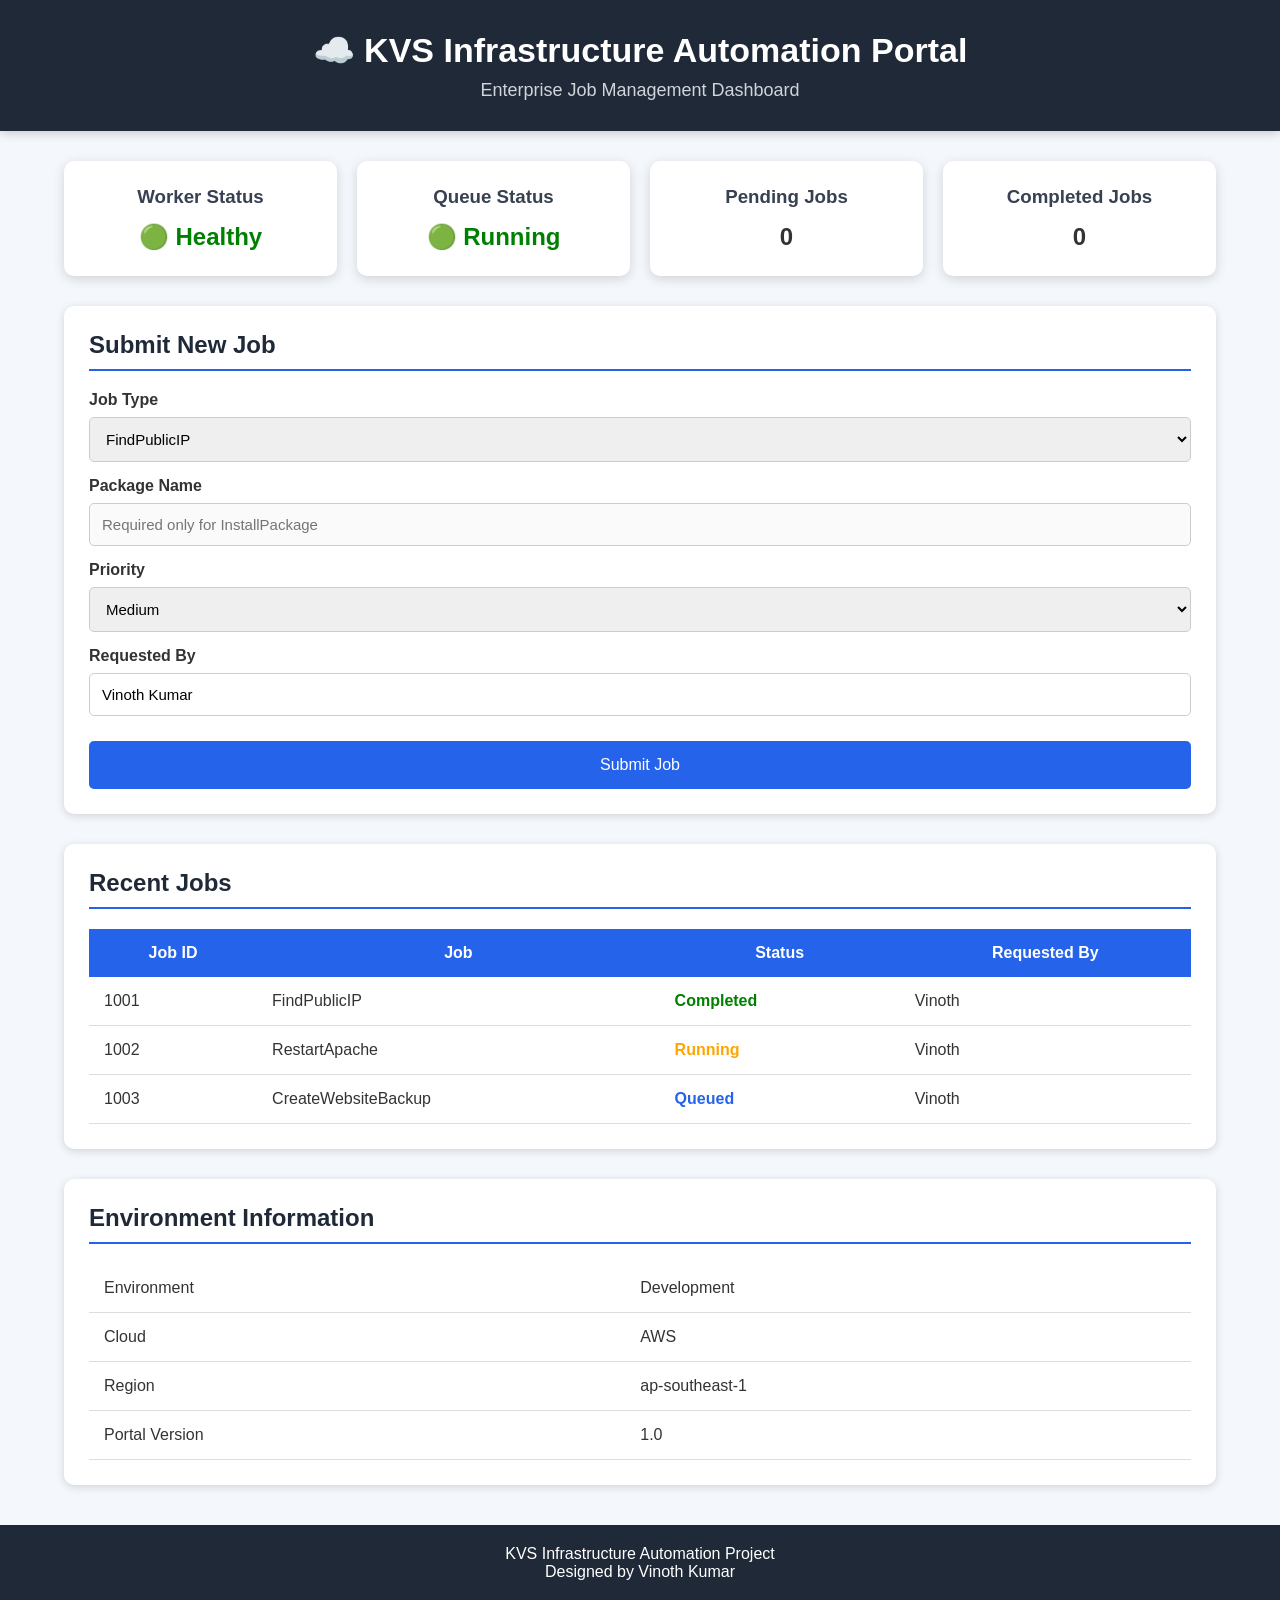
<file: ansible/portal/index.html>
<!DOCTYPE html>
<html lang="en">

<head>

    <meta charset="UTF-8">

    <meta name="viewport" content="width=device-width, initial-scale=1.0">

    <title>KVS Infrastructure Automation Portal</title>

    <link rel="stylesheet" href="style.css">

</head>

<body>

<header>

    <h1>☁️ KVS Infrastructure Automation Portal</h1>

    <p>Enterprise Job Management Dashboard</p>

</header>

<div class="summary">

    <div class="card">
        <h3>Worker Status</h3>
        <p class="green">🟢 Healthy</p>
    </div>

    <div class="card">
        <h3>Queue Status</h3>
        <p class="green">🟢 Running</p>
    </div>

    <div class="card">
        <h3>Pending Jobs</h3>
        <p>0</p>
    </div>

    <div class="card">
        <h3>Completed Jobs</h3>
        <p>0</p>
    </div>

</div>

<main>

<section>

<h2>Submit New Job</h2>

<form id="jobForm">

<label>Job Type</label>

<select id="job">

<option>FindPublicIP</option>

<option>SystemHealthCheck</option>

<option>RestartApache</option>

<option>InstallPackage</option>

<option>CreateWebsiteBackup</option>

</select>

<label>Package Name</label>

<input
type="text"
id="package"
placeholder="Required only for InstallPackage">

<label>Priority</label>

<select>

<option>Low</option>

<option selected>Medium</option>

<option>High</option>

</select>

<label>Requested By</label>

<input
type="text"
value="Vinoth Kumar">

<button
type="button"
onclick="submitJob()">

Submit Job

</button>

</form>

</section>

<section>

<h2>Recent Jobs</h2>

<table>

<tr>

<th>Job ID</th>

<th>Job</th>

<th>Status</th>

<th>Requested By</th>

</tr>

<tr>

<td>1001</td>

<td>FindPublicIP</td>

<td class="completed">Completed</td>

<td>Vinoth</td>

</tr>

<tr>

<td>1002</td>

<td>RestartApache</td>

<td class="running">Running</td>

<td>Vinoth</td>

</tr>

<tr>

<td>1003</td>

<td>CreateWebsiteBackup</td>

<td class="queued">Queued</td>

<td>Vinoth</td>

</tr>

</table>

</section>

<section>

<h2>Environment Information</h2>

<table>

<tr><td>Environment</td><td>Development</td></tr>

<tr><td>Cloud</td><td>AWS</td></tr>

<tr><td>Region</td><td>ap-southeast-1</td></tr>

<tr><td>Portal Version</td><td>1.0</td></tr>

</table>

</section>

</main>

<footer>

<p>KVS Infrastructure Automation Project</p>

<p>Designed by Vinoth Kumar</p>

</footer>

<script src="app.js"></script>

</body>

</html>
</file>
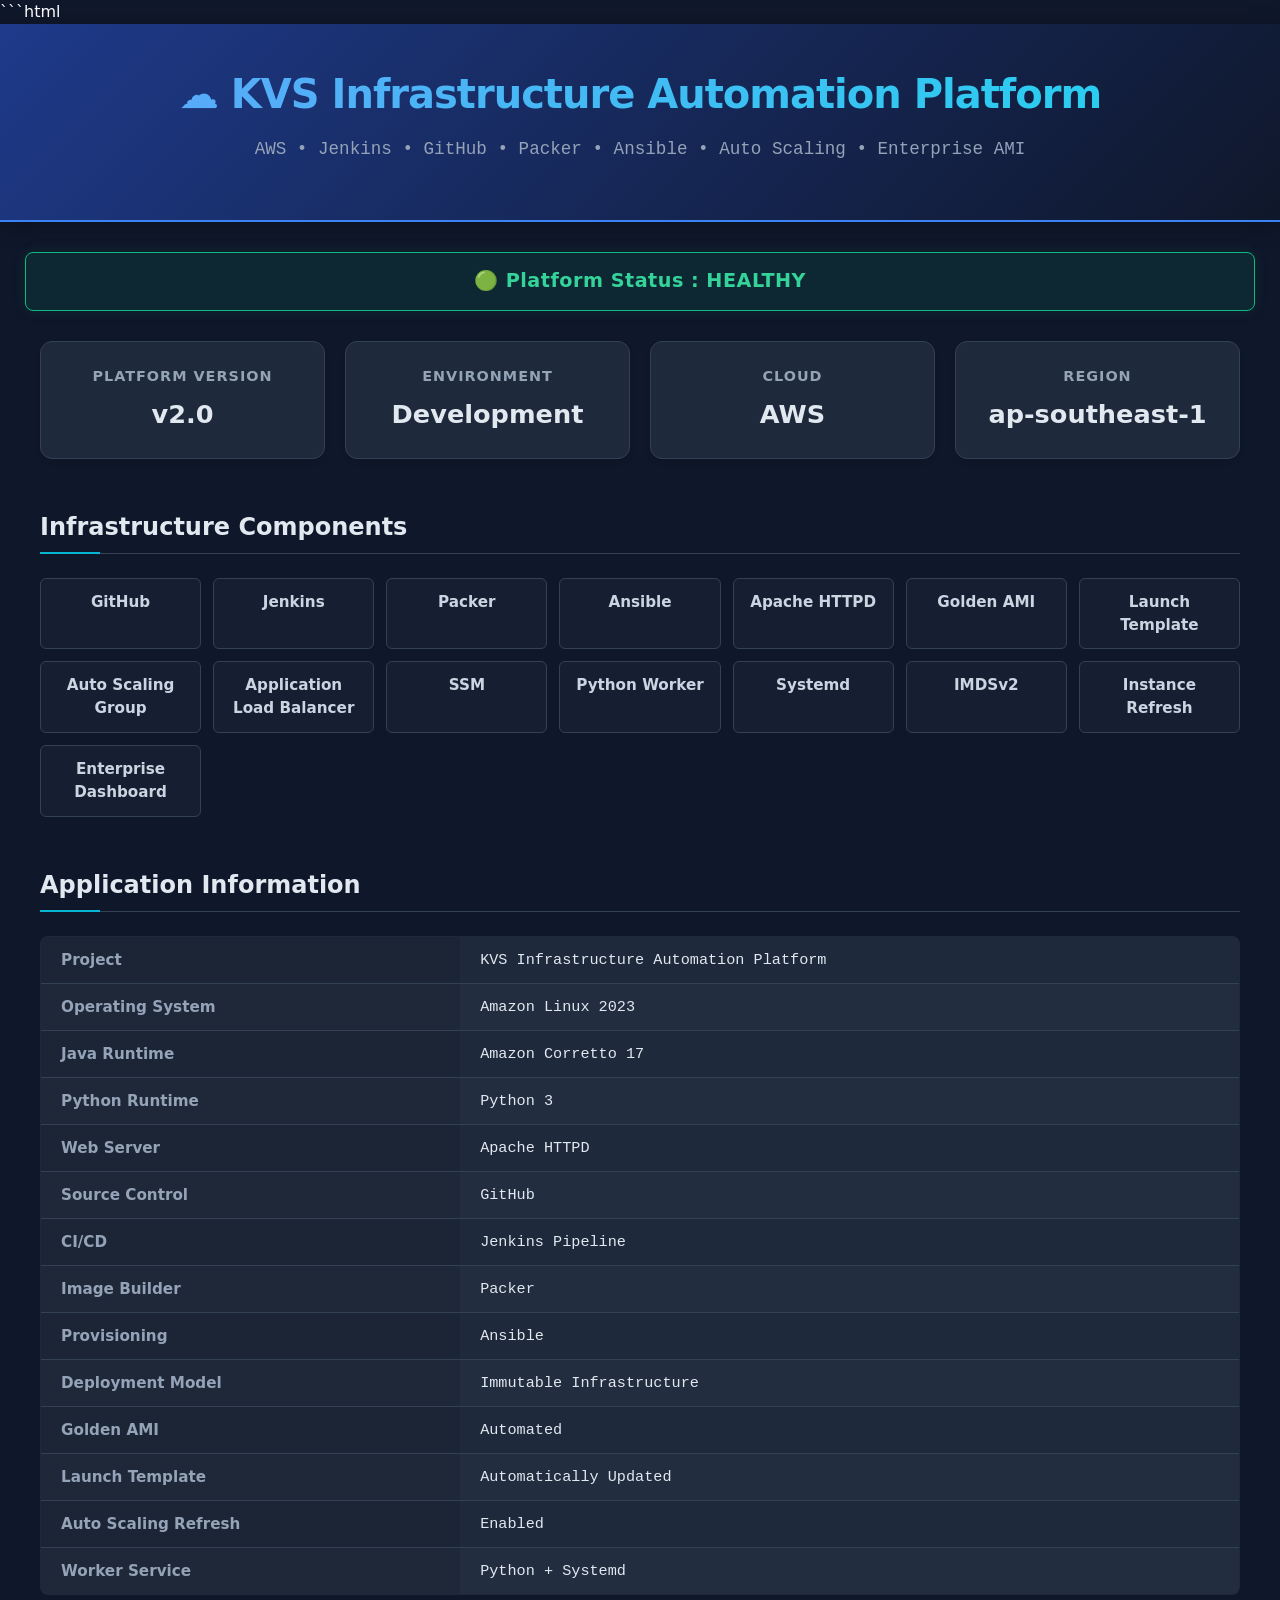
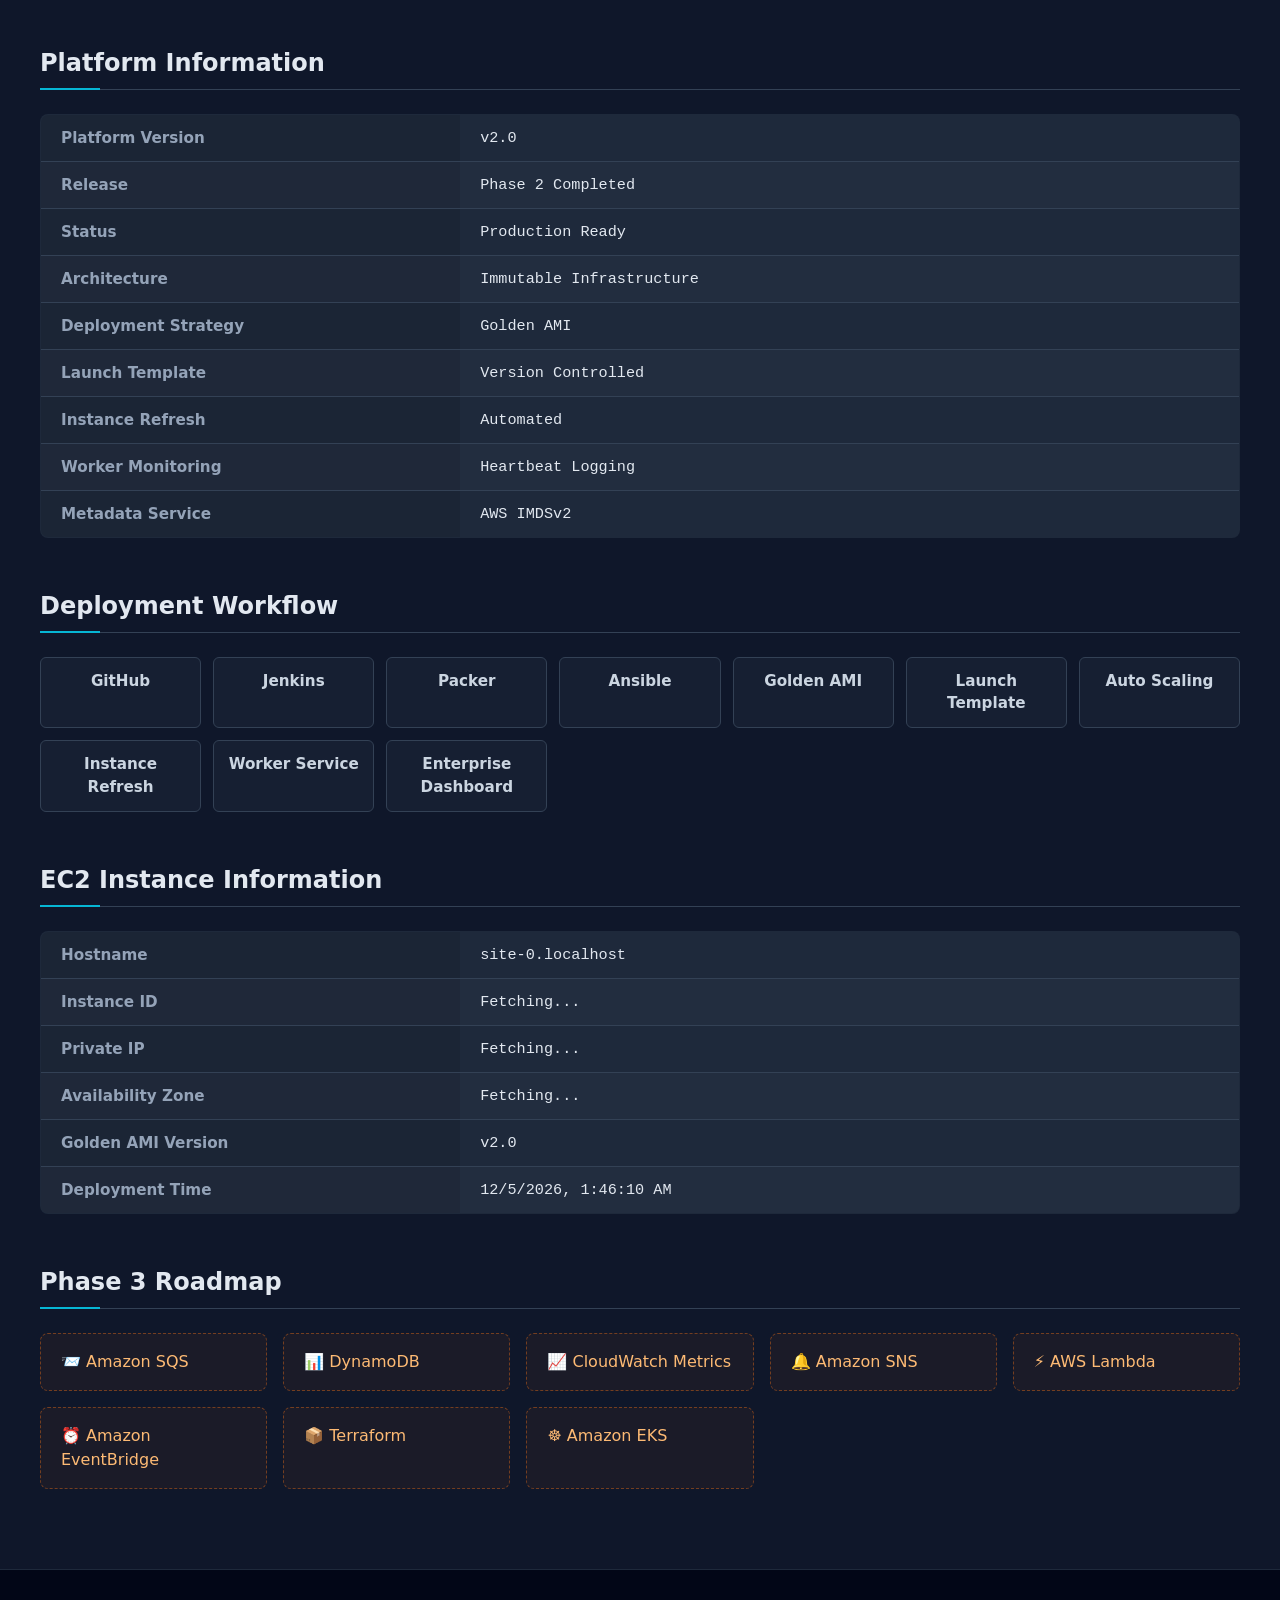
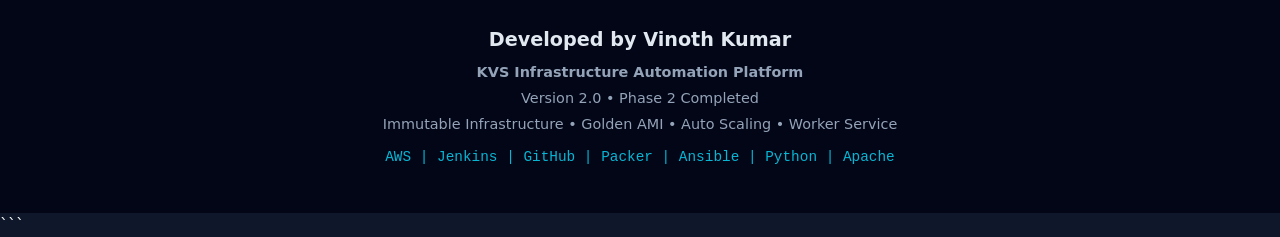
<file: ansible/website/index.html>
```html
<!DOCTYPE html>
<html lang="en">

<head>

    <meta charset="UTF-8">

    <meta name="viewport" content="width=device-width, initial-scale=1.0">

    <title>KVS Infrastructure Automation Platform</title>

    <link rel="stylesheet" href="style.css">

</head>

<body>

<header>

    <h1>☁️ KVS Infrastructure Automation Platform</h1>

    <p>AWS • Jenkins • GitHub • Packer • Ansible • Auto Scaling • Enterprise AMI</p>

</header>

<div class="status">
    🟢 Platform Status : HEALTHY
</div>

<div class="cards">

    <div class="card">
        <h3>Platform Version</h3>
        <p>v2.0</p>
    </div>

    <div class="card">
        <h3>Environment</h3>
        <p>Development</p>
    </div>

    <div class="card">
        <h3>Cloud</h3>
        <p>AWS</p>
    </div>

    <div class="card">
        <h3>Region</h3>
        <p>ap-southeast-1</p>
    </div>

</div>

<main>

<section>

<h2>Infrastructure Components</h2>

<div class="tech-grid">

<div class="tech">GitHub</div>

<div class="tech">Jenkins</div>

<div class="tech">Packer</div>

<div class="tech">Ansible</div>

<div class="tech">Apache HTTPD</div>

<div class="tech">Golden AMI</div>

<div class="tech">Launch Template</div>

<div class="tech">Auto Scaling Group</div>

<div class="tech">Application Load Balancer</div>

<div class="tech">SSM</div>

<div class="tech">Python Worker</div>

<div class="tech">Systemd</div>

<div class="tech">IMDSv2</div>

<div class="tech">Instance Refresh</div>

<div class="tech">Enterprise Dashboard</div>

</div>

</section>

<section>

<h2>Application Information</h2>

<table>

<tr><td>Project</td><td>KVS Infrastructure Automation Platform</td></tr>

<tr><td>Operating System</td><td>Amazon Linux 2023</td></tr>

<tr><td>Java Runtime</td><td>Amazon Corretto 17</td></tr>

<tr><td>Python Runtime</td><td>Python 3</td></tr>

<tr><td>Web Server</td><td>Apache HTTPD</td></tr>

<tr><td>Source Control</td><td>GitHub</td></tr>

<tr><td>CI/CD</td><td>Jenkins Pipeline</td></tr>

<tr><td>Image Builder</td><td>Packer</td></tr>

<tr><td>Provisioning</td><td>Ansible</td></tr>

<tr><td>Deployment Model</td><td>Immutable Infrastructure</td></tr>

<tr><td>Golden AMI</td><td>Automated</td></tr>

<tr><td>Launch Template</td><td>Automatically Updated</td></tr>

<tr><td>Auto Scaling Refresh</td><td>Enabled</td></tr>

<tr><td>Worker Service</td><td>Python + Systemd</td></tr>

</table>

</section>

<section>

<h2>Platform Information</h2>

<table>

<tr><td>Platform Version</td><td>v2.0</td></tr>

<tr><td>Release</td><td>Phase 2 Completed</td></tr>

<tr><td>Status</td><td>Production Ready</td></tr>

<tr><td>Architecture</td><td>Immutable Infrastructure</td></tr>

<tr><td>Deployment Strategy</td><td>Golden AMI</td></tr>

<tr><td>Launch Template</td><td>Version Controlled</td></tr>

<tr><td>Instance Refresh</td><td>Automated</td></tr>

<tr><td>Worker Monitoring</td><td>Heartbeat Logging</td></tr>

<tr><td>Metadata Service</td><td>AWS IMDSv2</td></tr>

</table>

</section>

<section>

<h2>Deployment Workflow</h2>

<div class="tech-grid">

<div class="tech">GitHub</div>

<div class="tech">Jenkins</div>

<div class="tech">Packer</div>

<div class="tech">Ansible</div>

<div class="tech">Golden AMI</div>

<div class="tech">Launch Template</div>

<div class="tech">Auto Scaling</div>

<div class="tech">Instance Refresh</div>

<div class="tech">Worker Service</div>

<div class="tech">Enterprise Dashboard</div>

</div>

</section>

<section>

<h2>EC2 Instance Information</h2>

<table>

<tr><td>Hostname</td><td id="hostname">Loading...</td></tr>

<tr><td>Instance ID</td><td id="instanceid">Loading...</td></tr>

<tr><td>Private IP</td><td id="privateip">Loading...</td></tr>

<tr><td>Availability Zone</td><td id="az">Loading...</td></tr>

<tr><td>Golden AMI Version</td><td>v2.0</td></tr>

<tr><td>Deployment Time</td><td id="time"></td></tr>

</table>

</section>

<section>

<h2>Phase 3 Roadmap</h2>

<div class="future-grid">

<div>📨 Amazon SQS</div>

<div>📊 DynamoDB</div>

<div>📈 CloudWatch Metrics</div>

<div>🔔 Amazon SNS</div>

<div>⚡ AWS Lambda</div>

<div>⏰ Amazon EventBridge</div>

<div>📦 Terraform</div>

<div>☸ Amazon EKS</div>

</div>

</section>

</main>

<footer>

<h2>Developed by Vinoth Kumar</h2>

<p><strong>KVS Infrastructure Automation Platform</strong></p>

<p>Version 2.0 • Phase 2 Completed</p>

<p>Immutable Infrastructure • Golden AMI • Auto Scaling • Worker Service</p>

<p>AWS | Jenkins | GitHub | Packer | Ansible | Python | Apache</p>

</footer>

<script src="app.js"></script>

</body>

</html>
```
</file>
<file: ansible/portal/style.css>
/******************************************************************************
 KVS Infrastructure Automation Portal
 Author : Vinoth Kumar
 Version : 1.0
******************************************************************************/

*{
    margin:0;
    padding:0;
    box-sizing:border-box;
    font-family:Arial, Helvetica, sans-serif;
}

body{

    background:#f4f7fb;

    color:#333;

}

/******************************************************************************
Header
******************************************************************************/

header{

    background:#1f2937;

    color:white;

    text-align:center;

    padding:30px;

    box-shadow:0 2px 10px rgba(0,0,0,.2);

}

header h1{

    font-size:34px;

    margin-bottom:10px;

}

header p{

    font-size:18px;

    color:#d1d5db;

}

/******************************************************************************
Summary Cards
******************************************************************************/

.summary{

    width:90%;

    margin:30px auto;

    display:grid;

    grid-template-columns:repeat(4,1fr);

    gap:20px;

}

.card{

    background:white;

    border-radius:10px;

    padding:25px;

    text-align:center;

    box-shadow:0 3px 12px rgba(0,0,0,.15);

    transition:.3s;

}

.card:hover{

    transform:translateY(-5px);

}

.card h3{

    margin-bottom:15px;

    color:#374151;

}

.card p{

    font-size:24px;

    font-weight:bold;

}

.green{

    color:green;

}

/******************************************************************************
Main Content
******************************************************************************/

main{

    width:90%;

    margin:auto;

}

section{

    background:white;

    margin-bottom:30px;

    padding:25px;

    border-radius:10px;

    box-shadow:0 2px 8px rgba(0,0,0,.15);

}

section h2{

    margin-bottom:20px;

    color:#1f2937;

    border-bottom:2px solid #2563eb;

    padding-bottom:10px;

}

/******************************************************************************
Forms
******************************************************************************/

label{

    display:block;

    margin-top:15px;

    font-weight:bold;

}

input,
select{

    width:100%;

    padding:12px;

    margin-top:8px;

    border:1px solid #ccc;

    border-radius:5px;

    font-size:15px;

}

button{

    margin-top:25px;

    background:#2563eb;

    color:white;

    border:none;

    padding:15px;

    width:100%;

    border-radius:5px;

    cursor:pointer;

    font-size:16px;

    transition:.3s;

}

button:hover{

    background:#1d4ed8;

}

/******************************************************************************
Tables
******************************************************************************/

table{

    width:100%;

    border-collapse:collapse;

}

table th{

    background:#2563eb;

    color:white;

    padding:15px;

}

table td{

    border-bottom:1px solid #ddd;

    padding:15px;

}

table tr:hover{

    background:#f5f5f5;

}

.completed{

    color:green;

    font-weight:bold;

}

.running{

    color:orange;

    font-weight:bold;

}

.queued{

    color:#2563eb;

    font-weight:bold;

}

/******************************************************************************
Footer
******************************************************************************/

footer{

    background:#1f2937;

    color:white;

    text-align:center;

    padding:20px;

    margin-top:40px;

}

/******************************************************************************
Responsive
******************************************************************************/

@media(max-width:900px){

.summary{

    grid-template-columns:repeat(2,1fr);

}

}

@media(max-width:600px){

.summary{

    grid-template-columns:1fr;

}

header h1{

    font-size:26px;

}

section{

    padding:15px;

}

table{

    font-size:14px;

}

}
</file>
<file: ansible/website/style.css>
:root {
    --bg-dark: #0f172a;
    --bg-card: #1e293b;
    --bg-footer: #020617;
    --accent-blue: #3b82f6;
    --accent-cyan: #06b6d4;
    --text-main: #f8fafc;
    --text-muted: #94a3b8;
    --status-green: #10b981;
    --orange-glow: #f97316;
}

body {
    margin: 0;
    font-family: 'Segoe UI', system-ui, -apple-system, sans-serif;
    background-color: var(--bg-dark);
    color: var(--text-main);
    line-height: 1.5;
}

/* Header with smooth gradient and glow */
header {
    text-align: center;
    padding: 40px 20px;
    background: linear-gradient(135deg, #1e3a8a, #0f172a);
    border-bottom: 2px solid var(--accent-blue);
    box-shadow: 0 4px 20px rgba(0, 0, 0, 0.3);
}

header h1 {
    margin: 0;
    font-size: 2.5rem;
    font-weight: 700;
    letter-spacing: -0.025em;
    background: linear-gradient(to right, #60a5fa, #22d3ee);
    -webkit-background-clip: text;
    -webkit-text-fill-color: transparent;
}

header p {
    margin-top: 12px;
    font-size: 1.1rem;
    color: var(--text-muted);
    font-family: monospace;
}

/* Operational Status Bar */
.status {
    max-width: 1200px;
    margin: 30px auto;
    background: rgba(16, 185, 129, 0.1);
    border: 1px solid var(--status-green);
    color: #34d399;
    padding: 14px;
    text-align: center;
    font-size: 1.2rem;
    border-radius: 8px;
    font-weight: 600;
    letter-spacing: 0.5px;
    box-shadow: 0 0 15px rgba(16, 185, 129, 0.1);
}

/* Metric Cards Dashboard Row */
.cards {
    max-width: 1200px;
    margin: 0 auto;
    display: grid;
    grid-template-columns: repeat(auto-fit, minmax(220px, 1fr));
    gap: 20px;
    padding: 0 20px;
}

.card {
    background: var(--bg-card);
    border: 1px solid #334155;
    border-radius: 12px;
    text-align: center;
    padding: 24px;
    box-shadow: 0 4px 6px -1px rgba(0, 0, 0, 0.1);
    transition: transform 0.25s ease, border-color 0.25s ease, box-shadow 0.25s ease;
}

.card:hover {
    transform: translateY(-5px);
    border-color: var(--accent-blue);
    box-shadow: 0 10px 15px -3px rgba(59, 130, 246, 0.2);
}

.card h3 {
    margin: 0 0 8px 0;
    color: var(--text-muted);
    font-size: 0.9rem;
    text-transform: uppercase;
    letter-spacing: 1px;
}

.card p {
    margin: 0;
    font-size: 1.6rem;
    font-weight: 700;
    color: #e2e8f0;
}

/* Sections Structure */
section {
    max-width: 1200px;
    margin: 50px auto;
    padding: 0 20px;
}

section h2 {
    color: #e2e8f0;
    font-size: 1.5rem;
    margin-bottom: 24px;
    position: relative;
    padding-bottom: 8px;
    border-bottom: 1px solid #334155;
}

section h2::after {
    content: '';
    position: absolute;
    bottom: -1px;
    left: 0;
    width: 60px;
    height: 2px;
    background: var(--accent-cyan);
}

/* Tech Grid Badge Styling */
.tech-grid {
    display: grid;
    grid-template-columns: repeat(auto-fill, minmax(140px, 1fr));
    gap: 12px;
}

.tech {
    background: rgba(30, 41, 59, 0.5);
    padding: 12px;
    text-align: center;
    border-radius: 6px;
    font-weight: 600;
    font-size: 0.95rem;
    border: 1px solid #334155;
    color: #cbd5e1;
    transition: all 0.2s;
}

.tech:hover {
    background: rgba(59, 130, 246, 0.1);
    border-color: var(--accent-blue);
    color: #fff;
}

/* Tables Makeover */
table {
    width: 100%;
    border-collapse: collapse;
    margin-top: 15px;
    background: var(--bg-card);
    border-radius: 8px;
    overflow: hidden;
    border: 1px solid #334155;
}

td {
    padding: 14px 20px;
    border-bottom: 1px solid #334155;
    font-size: 0.95rem;
}

tr:last-child td {
    border-bottom: none;
}

td:first-child {
    font-weight: 600;
    color: var(--text-muted);
    width: 35%;
    background: rgba(0, 0, 0, 0.1);
}

td:last-child {
    font-family: monospace;
    color: #e2e8f0;
}

tr:nth-child(even) {
    background-color: rgba(255, 255, 255, 0.02);
}

/* Future Pipeline Styling */
.future-grid {
    display: grid;
    grid-template-columns: repeat(auto-fill, minmax(220px, 1fr));
    gap: 16px;
}

.future-grid div {
    background: rgba(249, 115, 22, 0.05);
    border: 1px dashed rgba(249, 115, 22, 0.4);
    color: #fdba74;
    padding: 16px;
    text-align: left;
    padding-left: 20px;
    border-radius: 8px;
    font-weight: 500;
    transition: all 0.2s;
}

.future-grid div:hover {
    background: rgba(249, 115, 22, 0.1);
    border-color: var(--orange-glow);
    transform: translateX(4px);
}

/* Footer Section */
footer {
    margin-top: 80px;
    background-color: var(--bg-footer);
    border-top: 1px solid #1e293b;
    text-align: center;
    padding: 40px 20px;
}

footer h2 {
    font-size: 1.2rem;
    color: #e2e8f0;
    margin-bottom: 8px;
}

footer p {
    color: var(--text-muted);
    font-size: 0.9rem;
    margin: 4px 0;
}

footer p:last-child {
    margin-top: 12px;
    font-family: monospace;
    color: var(--accent-cyan);
}

/* Loading animations for Fetch placeholders */
@keyframes pulse {
    0%, 100% { opacity: 1; }
    50% { opacity: 0.5; }
}
td[id]:empty, td:contains("Fetching...") {
    animation: pulse 1.5s infinite;
    color: var(--accent-cyan);
}
</file>
